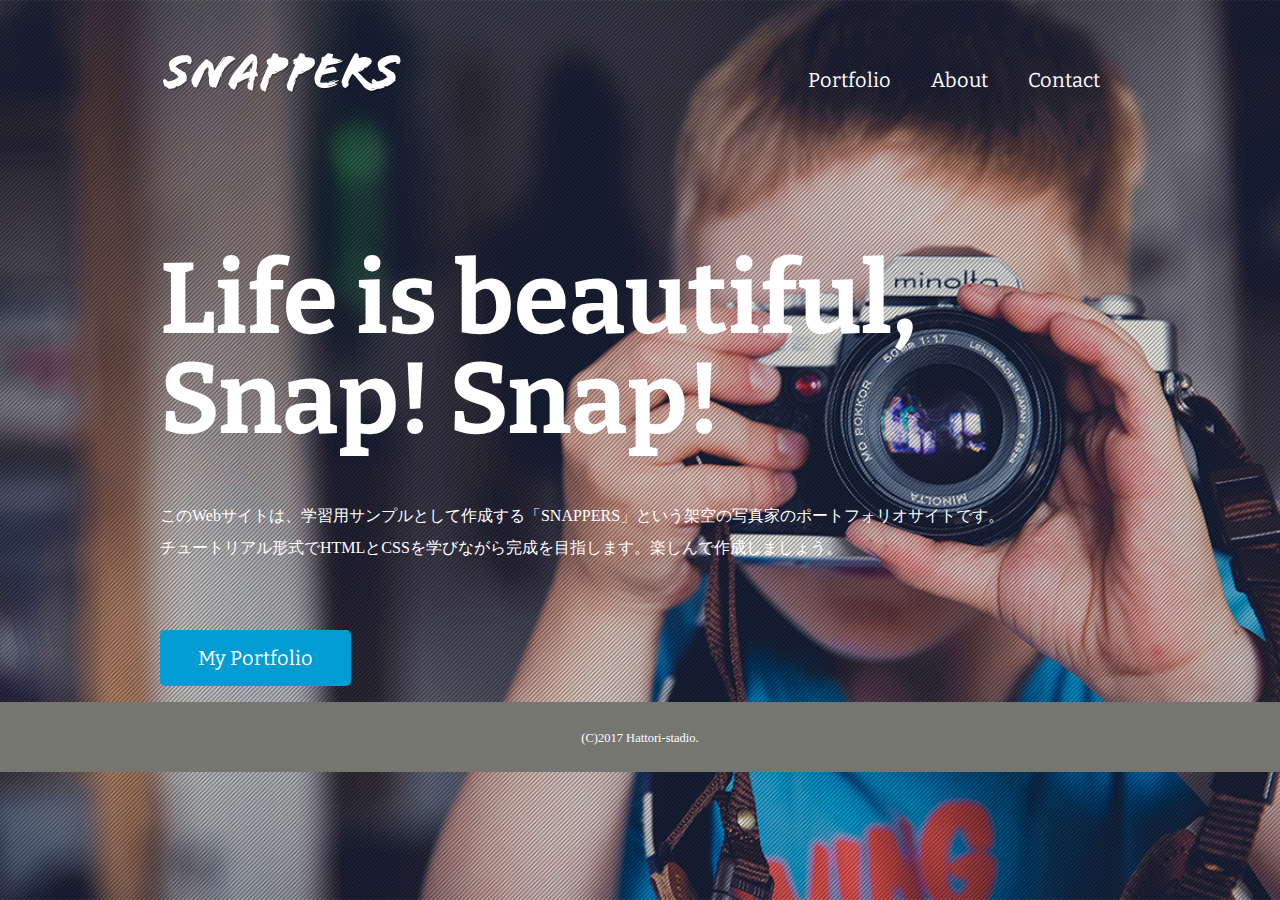
<file: index.html>
<!DOCTYPE html>
<html>
<head>
<!--   javascript -->
  
  
<!--      javascript -->
<meta charset="utf-8">
<meta name="viewport" content="width=device-width,initial-scale=1">
<title>風景写真家「SNAPPERS」Official Website</title>
<link href="https://fonts.googleapis.com/css?family=Bitter:400,400i,700" rel="stylesheet">    
<link href ="css/style.css"rel="stylesheet">
<link href="images/favicon_100-100.png" rel="shortcut icon">
</head>

<body id="index">
<!--ヘッダーはじまり-->
  <header>
     <div class="logo">
        <a href="index.html"> 
            <img src="images/logo.png" alt="SNAPPERS">
        </a>
     </div>
    <nav>
     <ul class="global-nav">
        <li><a href="portfolio.html">Portfolio</a></li>
        <li><a href="about.html">About</a></li>
        <li><a href="contact.html">Contact</a></li>
     </ul>
    </nav>
  </header>
<!---->
<!--ラップ始まり-->    
    <div id="wrap">
     <div class="content">
      <h1>Life is beautiful, Snap! Snap!</h1>
      <p>このWebサイトは、学習用サンプルとして作成する「SNAPPERS」という架空の写真家のポートフォリオサイトです。<br>チュートリアル形式でHTMLとCSSを学びながら完成を目指します。楽しんで作成しましょう。</p>
    　<p class="btn"><a href="portfolio.html">My Portfolio</a></p>
      </div>
    </div>
<!---->
<!--フッター始まり-->    
  <footer>
    <small>(C)2017 Hattori-stadio.</small>
  </footer>
<!---->
</body>
</html>
</file>
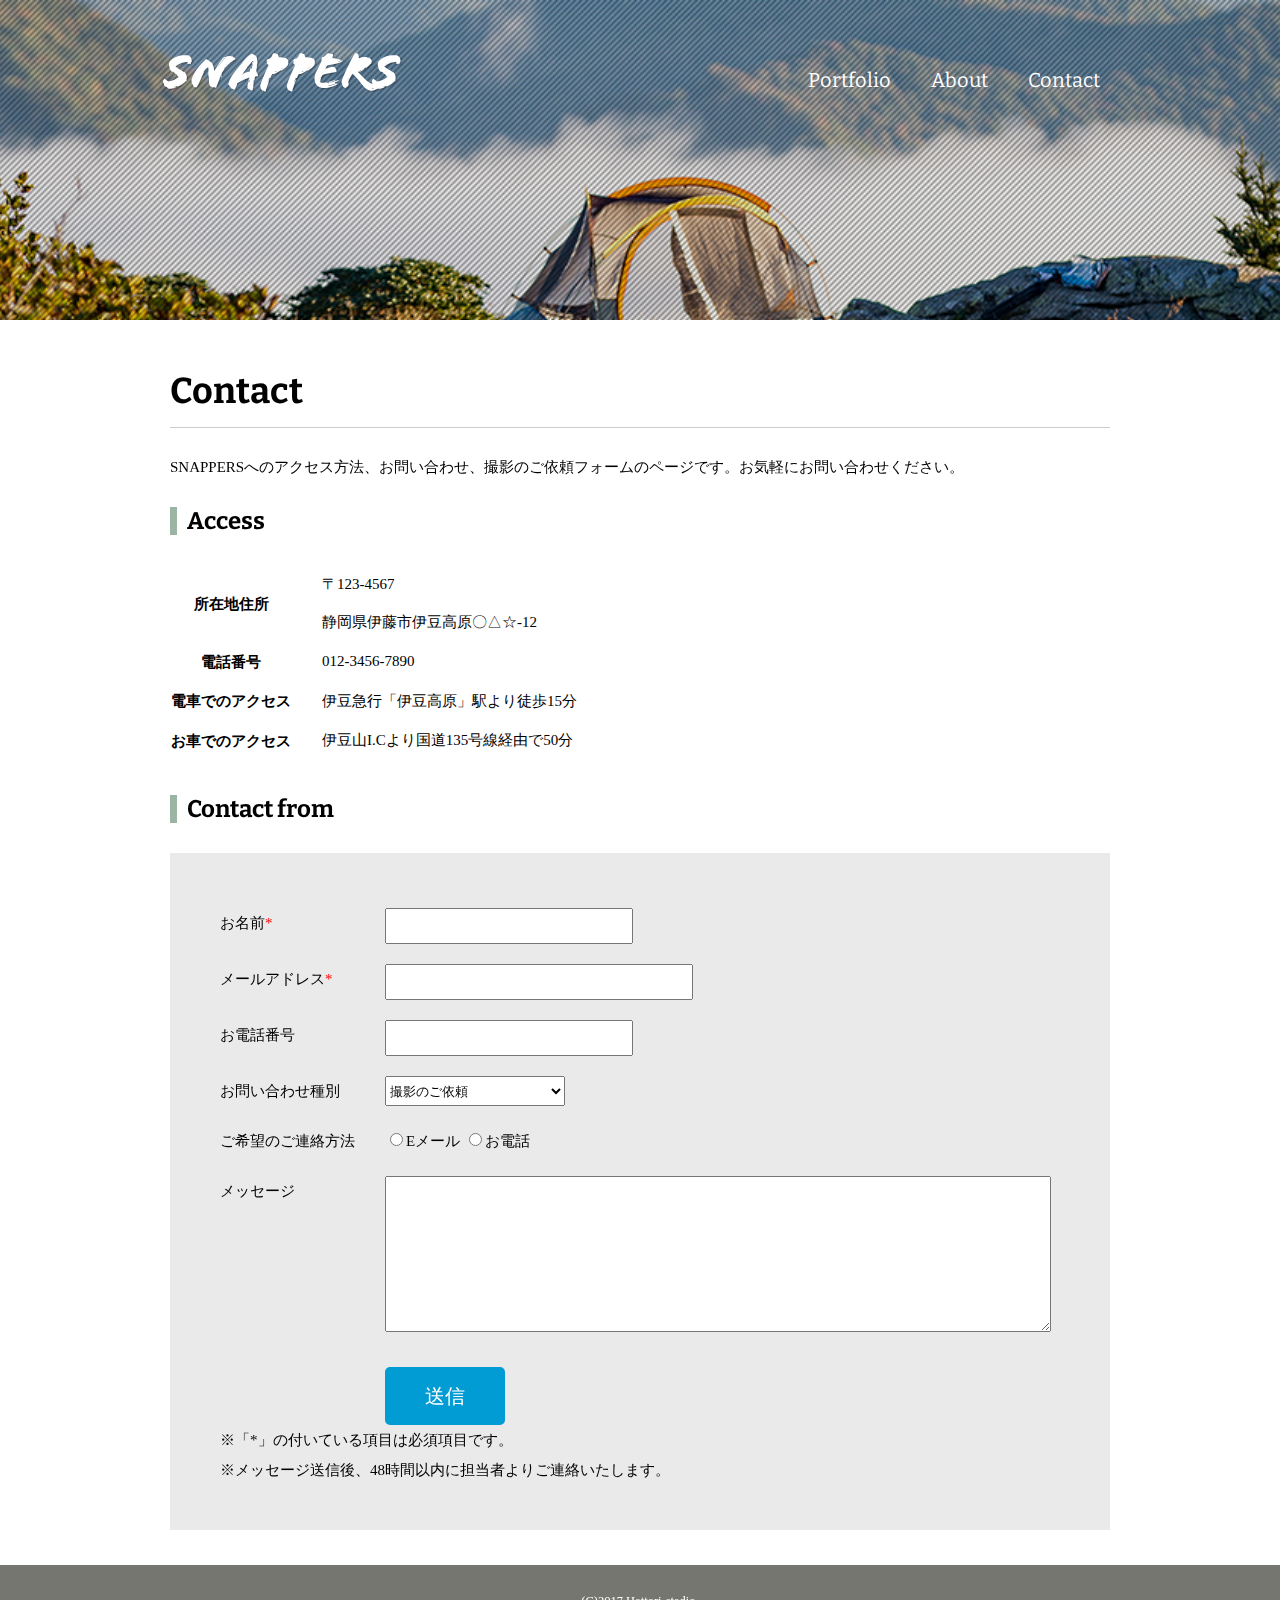
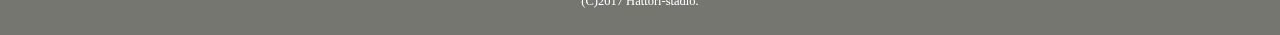
<file: contact.html>
<!DOCTYPE html>
<html>
<head>
<meta charset="utf-8">
<meta name="viewport" content="width=device-width,initial-scale=1">
<title>Contact｜風景写真家「SNAPPERS」</title>
<link href="https://fonts.googleapis.com/css?family=Bitter:400,400i,700" rel="stylesheet">    
<link href ="css/style.css"rel="stylesheet">
<link href="images/favicon_100-100.png" rel="shortcut icon">
</head>

<body id="contact">
<!--ヘッダーはじまり-->
  <header>
     <div class="logo">
        <a href="index.html"> 
            <img src="images/logo.png" alt="SNAPPERS">
        </a>
     </div>
    <nav>
     <ul class="global-nav">
        <li><a href="portfolio.html">Portfolio</a></li>
        <li><a href="about.html">About</a></li>
        <li><a href="contact.html">Contact</a></li>
     </ul>
    </nav>
  </header>
<!---->
<!--ラップ始まり-->    
    <div id="wrap">
      <div class="content">
        <div class="main-center">
          <h1>Contact</h1>
          <p>SNAPPERSへのアクセス方法、お問い合わせ、撮影のご依頼フォームのページです。お気軽にお問い合わせください。</p>
          <section class="access clearfix"><!--clearfix-->
            <h2 class="icon">Access</h2>
            <table>
              <tr>
                <th>所在地住所</th>
                <td>〒123-4567<br>静岡県伊藤市伊豆高原〇△☆-12</td>
              </tr>
              <tr>
                <th>電話番号</th>
                <td>012-3456-7890</td>
              </tr>
              <tr>
                <th>電車でのアクセス</th>
                <td>伊豆急行「伊豆高原」駅より徒歩15分</td>
              </tr>
              <tr>
                <th>お車でのアクセス</th>
                <td>伊豆山I.Cより国道135号線経由で50分</td>
              </tr>
            </table>
            <iframe src="https://www.google.com/maps/embed?pb=!1m18!1m12!1m3!1d3273.1426967702623!2d139.10617271486095!3d34.877762880389575!2m3!1f0!2f0!3f0!3m2!1i1024!2i768!4f13.1!3m3!1m2!1s0x6019dc91e6c93e4f%3A0xae7aa327d6680a4!2z5LyK6LGG6auY5Y6f6aeF!5e0!3m2!1sja!2sjp!4v1533256959037" width="460" height="220" frameborder="0" style="border:0" allowfullscreen></iframe>
          </section>
          <section>
            <h2 class="icon">Contact from</h2>
            <div class="form">
              <form method="post" action="http://192.168.0.132:8080/example/WebProgramingFormTest">
                <dl>
                  <dt><span class="required">お名前</span></dt>
                  <dd><input type="text" name="name" class="name" required></dd>
                  <dt><span class="required">メールアドレス</span></dt>
                  <dd><input type="email" name="email" class="email" required></dd>
                  <dt>お電話番号</dt>
                  <dd><input type="tel" name="tel" class="tel"></dd>
                  <dt>お問い合わせ種別</dt>
                  <dd>
                    <select name="type" class="type">
                      <option value="撮影のご依頼">撮影のご依頼</option>
                      <option value="講演・各種メディア出演のご依頼">講演・各種メディア出演のご依頼</option>
                      <option value="その他のお問い合わせ">その他のお問い合わせ</option>
                    </select>
                  </dd>
                  <dt>ご希望のご連絡方法</dt>
                  <dd>
                    <input type="radio" name="contact" value="Eメール">Eメール
                    <input type="radio" name="contact" value="お電話">お電話
                  </dd>
                  <dt>メッセージ</dt>
                  <dd><textarea name="messsage" class="message"></textarea></dd>
                </dl>
                <button type="submit" class="btn">送信</button>
              </form>
              <div　class="attention">
              <p>※「<span　class="required">*</span>」の付いている項目は必須項目です。<br>※メッセージ送信後、48時間以内に担当者よりご連絡いたします。</p></div>
            </div>
          </section>
        </div>
      </div>
    </div>
<!---->
<!--フッター始まり-->    
  <footer>
    <small>(C)2017 Hattori-stadio.</small>
  </footer>
<!---->
</body>
</html>
</file>
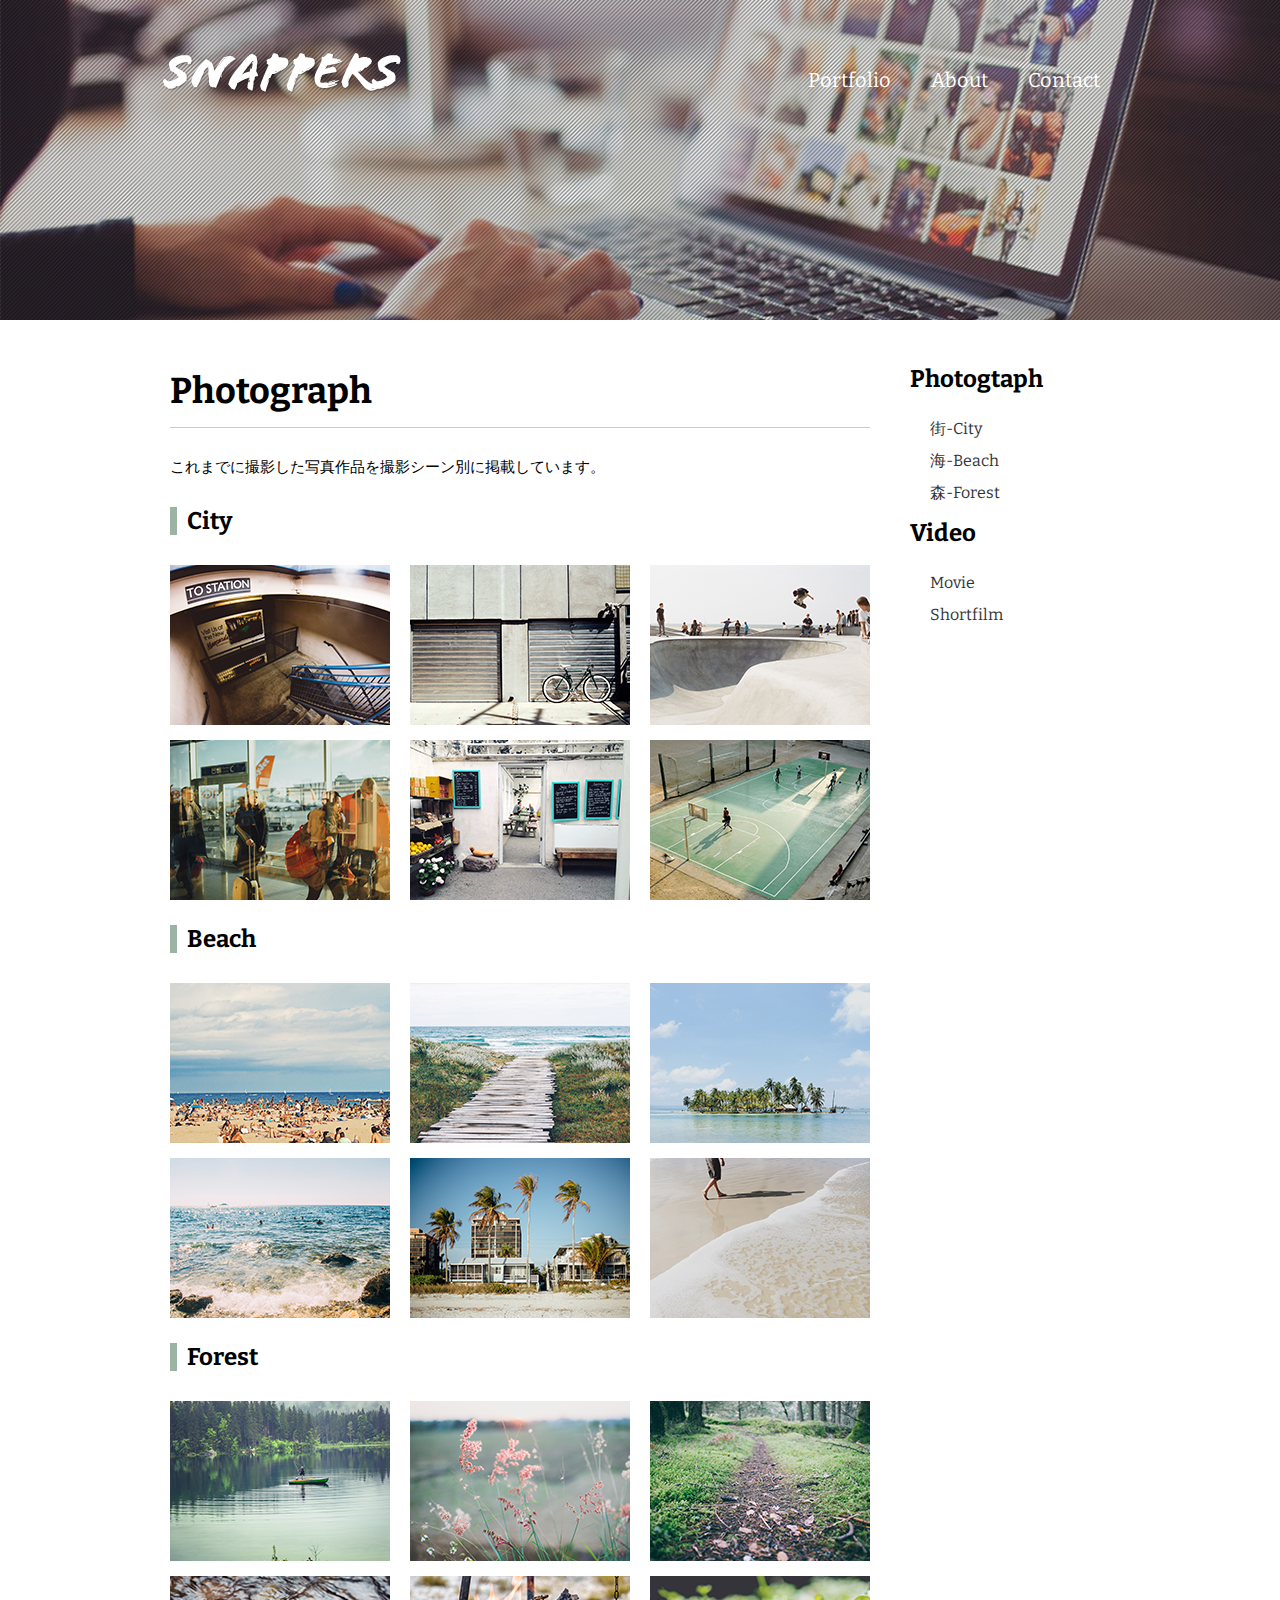
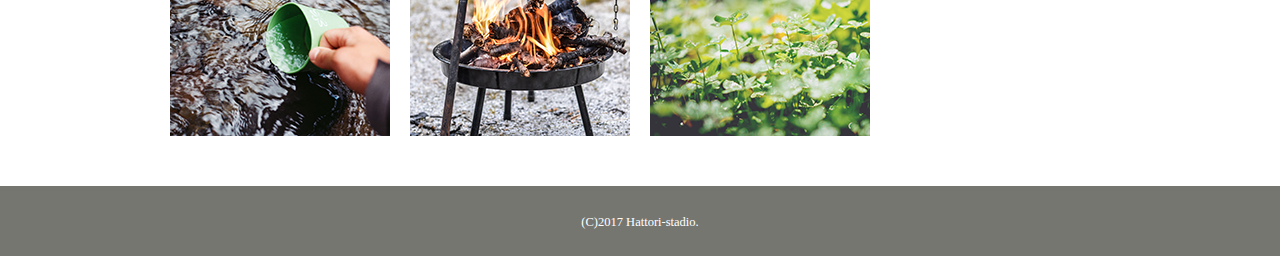
<file: photograph.html>
<!DOCTYPE html>
<html>
<head>
<meta charset="utf-8">
<meta name="viewport" content="width=device-width,initial-scale=1">
<title>Photograph｜風景写真家「SNAPPERS」</title>
<link href="https://fonts.googleapis.com/css?family=Bitter:400,400i,700" rel="stylesheet">    
<link href ="css/style.css"rel="stylesheet">
<link href="images/favicon_100-100.png" rel="shortcut icon">
</head>

<body id="photograph">
<!--ヘッダーはじまり-->
  <header>
     <div class="logo">
        <a href="index.html"> 
            <img src="images/logo.png" alt="SNAPPERS">
        </a>
     </div>
    <nav>
     <ul class="global-nav">
        <li><a href="portfolio.html">Portfolio</a></li>
        <li><a href="about.html">About</a></li>
        <li><a href="contact.html">Contact</a></li>
     </ul>
    </nav>
  </header>
<!---->
<!--ラップ始まり-->    
    <div id="wrap" class="clearfix">
      <div class="content">
          <div class="main">
            <h1>Photograph</h1>
            <p>これまでに撮影した写真作品を撮影シーン別に掲載しています。</p>
            <section id="city">
              <h2 class="icon">City</h2>
              <ul class="photograph-list clearfix">
                <li><img src="images/photograph-city-01.png" alt="駅への階段"></li>
                <li><img src="images/photograph-city-02.png" alt="自転車とシャッター"></li>
                <li><img src="images/photograph-city-03.png" alt="スケートパーク"></li>
                <li><img src="images/photograph-city-04.png" alt="エアポート"></li>
                <li><img src="images/photograph-city-05.png" alt="雑貨を扱う店舗"></li>
                <li><img src="images/photograph-city-06.png" alt="ストリートバスケ"></li>
              </ul>
            </section>
            <section id="beach">
              <h2 class="icon">Beach</h2>
              <ul class="photograph-list clearfix">
                <li><img src="images/photograph-beach-01.png"alt="海水浴場"></li>
                <li><img src="images/photograph-beach-02.png"alt="ビーチへ続く道"></li>
                <li><img src="images/photograph-beach-03.png"alt="離れ小島"></li>
                <li><img src="images/photograph-beach-04.png"alt="岩場と波"></li>
                <li><img src="images/photograph-beach-05.png"alt="ヤシの木"></li>
                <li><img src="images/photograph-beach-06.png"alt="波打ち際"></li>
              </ul>
            </section>
            <section id="forest">
              <h2 class="icon">Forest</h2>
              <ul class="photograph-list clearfix">
                <li><img src="images/photograph-forest-01.png"alt="池と小舟"></li>
                <li><img src="images/photograph-forest-02.png"alt="可憐な花"></li>
                <li><img src="images/photograph-forest-03.png"alt="森の小径"></li>
                <li><img src="images/photograph-forest-04.png"alt="清流をカップで掬う"></li>
                <li><img src="images/photograph-forest-05.png"alt="焚き火台"></li>
                <li><img src="images/photograph-forest-06.png"alt="新芽と若葉"></li>
                </ul>
            </section>
            </div>
         <aside class="sidebar">
          <section>
            <h2>Photogtaph</h2>
            <ul>
              <li><a href="photograph.html#city">街-City</a></li>
              <li><a href="photograph.html#beach">海-Beach</a></li>
              <li><a href="photograph.html#forest">森-Forest</a></li>
            </ul>
          </section>
          <section>
            <h2>Video</h2>
            <ul>
              <li><a href="video.html#movie">Movie</a></li>
              <li><a href="video.html#short-film">Shortfilm</a></li>
            </ul>
          </section>
        </aside>
      </div>
    </div>
<!---->
<!--フッター始まり-->    
  <footer>
    <small>(C)2017 Hattori-stadio.</small>
  </footer>
<!---->
</body>
</html>
</file>
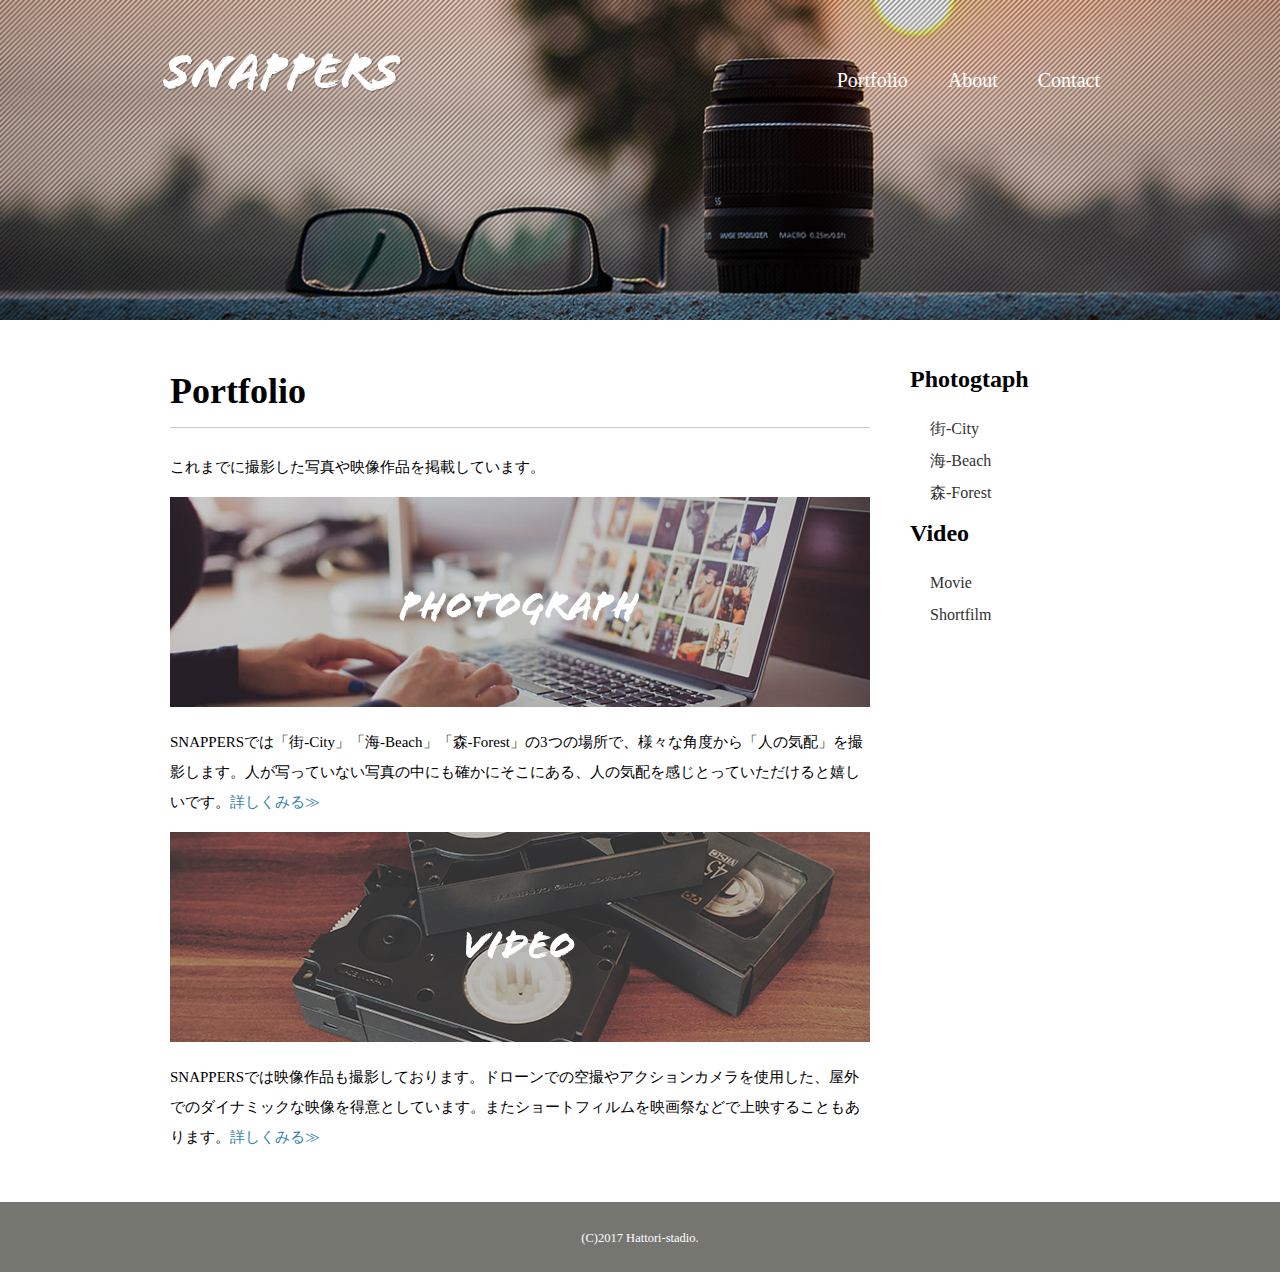
<file: portfolio.html>
<!DOCTYPE html>
<html>
<head>
<meta charset="utf-8">
<meta name="viewport" content="width=device-width,initial-scale=1">
<title>Portfolio｜風景写真家「SNAPPERS」</title>    
<link href ="css/style.css"rel="stylesheet">
<link href="images/favicon_100-100.png" rel="shortcut icon">
</head>

<body id="portfolio">
<!--ヘッダーはじまり-->
  <header>
     <div class="logo">
        <a href="index.html"> 
            <img src="images/logo.png" alt="SNAPPERS">
        </a>
     </div>
    <nav>
     <ul class="global-nav">
        <li><a href="portfolio.html">Portfolio</a></li>
        <li><a href="about.html">About</a></li>
        <li><a href="contact.html">Contact</a></li>
     </ul>
    </nav>
  </header>
<!---->
<!--ラップ始まり-->    
    <div id="wrap" class="clearfix">
      <div class="content">
        <div class="main">
          <h1>Portfolio</h1>
          <p>これまでに撮影した写真や映像作品を掲載しています。</p>
          <section>
            <h2><a href="photograph.html"><img src="images/portfolio-photo.jpg" alt="PHOTOGRAPH"></a></h2>
            <p>SNAPPERSでは「街-City」「海-Beach」「森-Forest」の3つの場所で、様々な角度から「人の気配」を撮影します。人が写っていない写真の中にも確かにそこにある、人の気配を感じとっていただけると嬉しいです。<a href="photograph.html">詳しくみる≫</a>
          </section>
          <section>
            <h2><a href="video.html"><img src="images/portfolio-video.jpg" alt="VIDEO"></a></h2>
            <p>SNAPPERSでは映像作品も撮影しております。ドローンでの空撮やアクションカメラを使用した、屋外でのダイナミックな映像を得意としています。またショートフィルムを映画祭などで上映することもあります。<a href="video.html">詳しくみる≫</a></p>
          </section>
        </div>
        <aside class="sidebar">
          <section>
            <h2>Photogtaph</h2>
            <ul>
              <li><a href="photograph.html#city">街-City</a></li>
              <li><a href="photograph.html#beach">海-Beach</a></li>
              <li><a href="photograph.html#forest">森-Forest</a></li>
            </ul>
          </section>
          <section>
            <h2>Video</h2>
            <ul>
              <li><a href="video.html#movie">Movie</a></li>
              <li><a href="video.html#short-film">Shortfilm</a></li>
            </ul>
          </section>
        </aside>
      </div>
    </div>
<!---->
<!--フッター始まり-->    
  <footer>
    <small>(C)2017 Hattori-stadio.</small>
  </footer>
<!---->
</body>
</html>
</file>
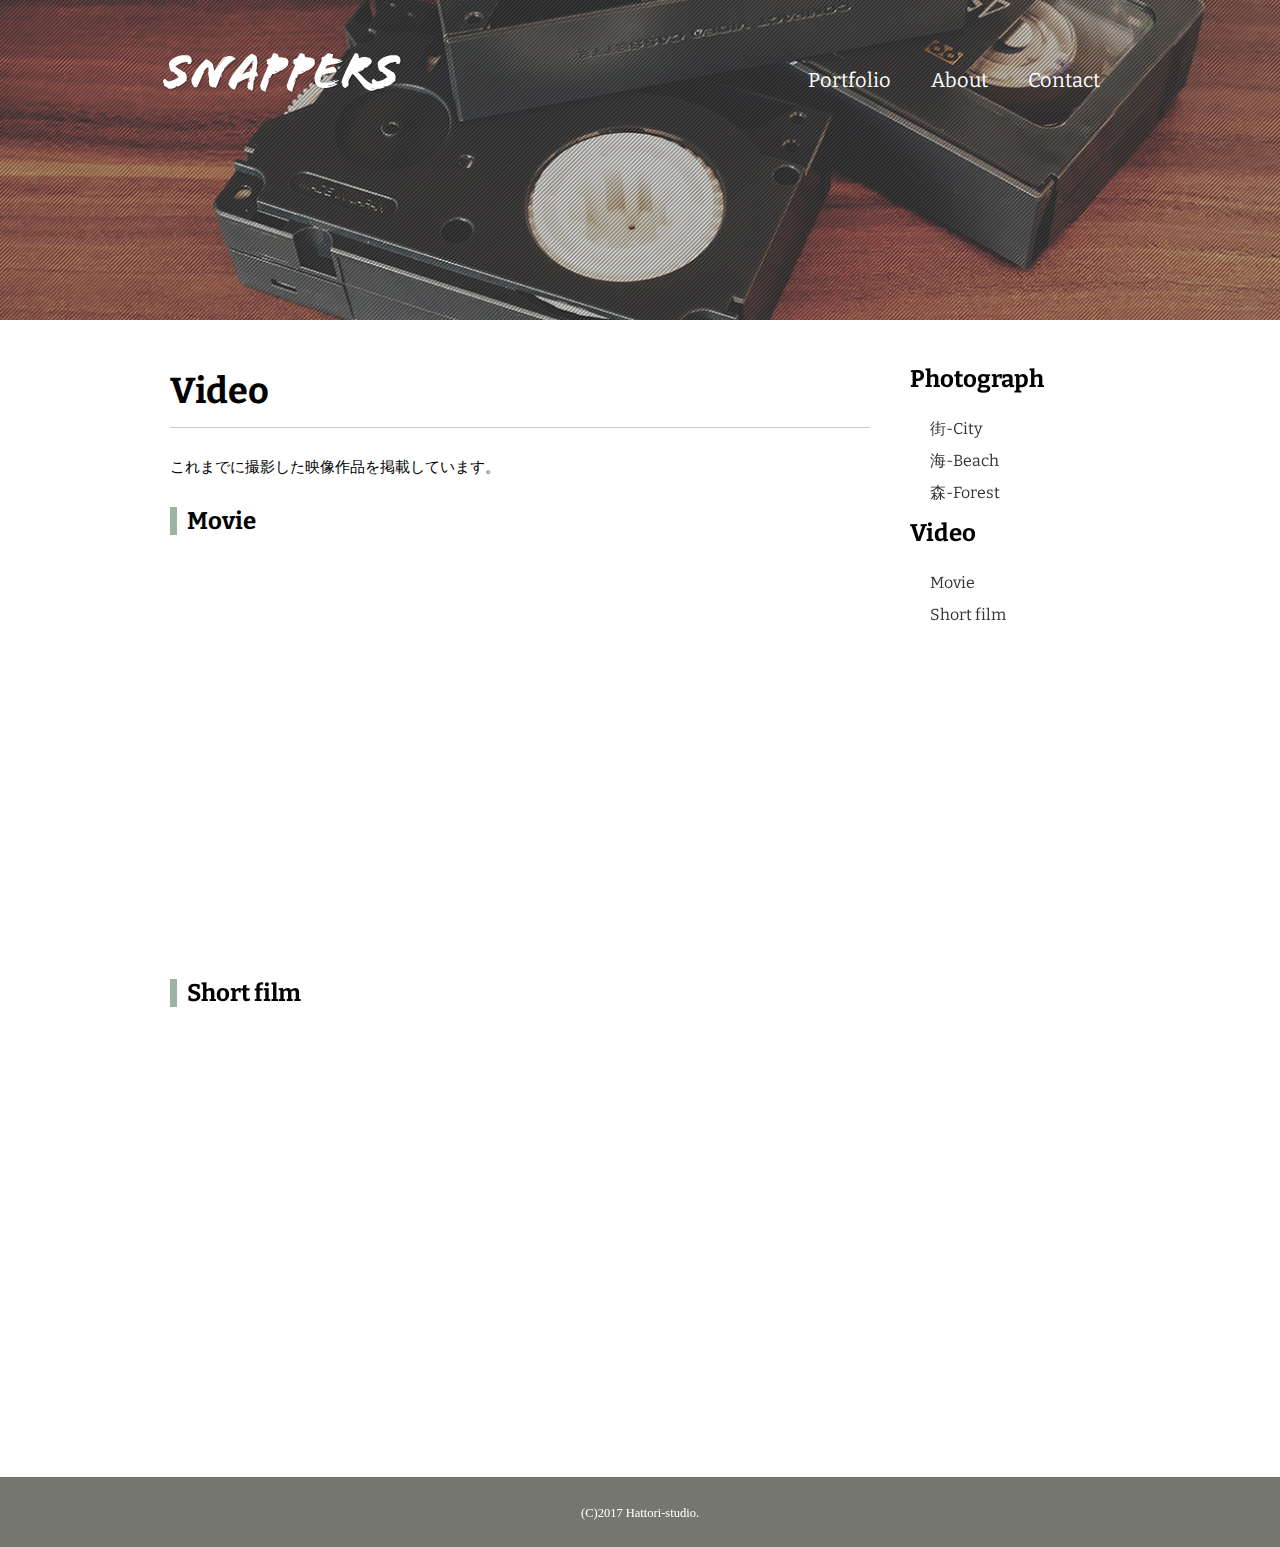
<file: video.html>
<!DOCTYPE html>
<html>
<head>
<meta charset="UTF-8">
<title>Video｜風景写真家「SNAPPERS」</title>
<link href="https://fonts.googleapis.com/css?family=Bitter:400,700" rel="stylesheet">
<link href="css/style.css" rel="stylesheet">
</head>
<body id="video">
  
  <!-- header始まり -->
  <header>
    <div class="logo">
      <a href="index.html"><img src="images/logo.png" alt="SNAPPERS"></a>
    </div>
    <nav>
      <ul class="global-nav">
        <li><a href="portfolio.html">Portfolio</a></li>
        <li><a href="about.html">About</a></li>
        <li><a href="contact.html">Contact</a></li>
      </ul>
    </nav>
  </header>
  <!-- header終わり -->
  
  <!-- wrap始まり -->
  <div id="wrap" class="clearfix">
    <div class="content">
      <div class="main">
        <h1>Video</h1>
        <p>これまでに撮影した映像作品を掲載しています。</p>
        <section id="movie">
          <h2 class="icon">Movie</h2>
          <iframe width="700" height="394" src="https://www.youtube.com/embed/DgNOX9lfck8" frameborder="0" allow="autoplay; encrypted-media" allowfullscreen></iframe>
        </section>
        <section id="short-film">
          <h2 class="icon">Short film</h2>
          <iframe width="100%" height="395" src="https://www.youtube.com/embed/NSojQoROjHk" frameborder="0" allow="autoplay; encrypted-media" allowfullscreen></iframe>
        </section>
      </div>
      <aside class="sidebar">
        <section>
          <h2>Photograph</h2>
          <ul>
            <li><a href="photograph.html#city">街-City</a></li>
            <li><a href="photograph.html#beach">海-Beach</a></li>
            <li><a href="photograph.html#forest">森-Forest</a></li>
          </ul>
        </section>
        <section>
          <h2>Video</h2>
          <ul>
            <li><a href="video.html#movie">Movie</a></li>
            <li><a href="video.html#short">Short film</a></li>
          </ul>
        </section>
      </aside>
    </div>
  </div>
  <!-- wrap終わり -->
  
  <!-- footer始まり -->
  <footer>
    <small>(C)2017 Hattori-studio.</small>
  </footer>
  <!-- footer終わり -->
  
</body>
</html>
</file>
<file: css/style.css>
@charset"utf-8";
body {
    padding: 0;
    margin: 0;
    background-color: #cccccc;
    color:333333;
    font-size: 15px;
    line-height: 2;
    
}
p,h1,h2,h3,h4,h5,h6{
    margin-top: 0;
}
img{
    vertical-align: bottom;
}
ul{
    margin: 0;
    padding: 0;
}
a {
    color: #3583AA;
    text-decoration: none;
}
a:visited{
    color: #788d98;

}
a:hover{
    color: aqua;
    text-decoration: underline;
}
header {
    width:960px;
    height: 100px;
    margin: 0 auto;
}
.logo {
    float: left;
    margin-top: 50px;
}
.global-nav {
    float: right;
    margin-top: 60px;
}
.global-nav li {
    float: left;
    margin: 0 20px;
    font-size: 20px;
    list-style: none;
    font-family: 'Bitter', serif;
}
.global-nav li a{
    color: #ffffff;
}
.global-nav li a:hover {
    border-bottom: 2px solid #ffffff;
    padding-bottom: 3px;
    text-decoration: none;
}
#wrap {
    clear: both;
    background-color: #ffffff;
    margin-top: 220px;
    padding:35px 0;
}
.content{
    width:960px;
    margin:0 auto;
}
footer {
    text-align: center;
    color: #ffffff;
    padding:20px 0;
    background-color: #767671;
}
footer smal {
    font-size: 12px;
}
#index h1 {
    font-size:100px;
    line-height: 1;
    color: #ffffff;
    font-family: 'Bitter',serif;
    margin-bottom: 50px;
    cursor: none;
    border: none;
}
#index .content{
    margin-top: 150px;
}
#index p {
    font-size: 16px;
    color: #ffffff;
}
.btn a {
    background-color: #009cd3;
    color: #ffffff;
    font-size: 20px;
    font-family: 'Bitter',serif;
    width:185px;
    display: block;
    text-align: center;
    line-height: 50px;
    margin-top: 20px;
    border-radius: 5px;
    border: 3px solid #009cd3;
}
.btn a:active {
    position:relative;
    top :10px;
}
.btn a:hover {
    text-decoration: none;
    background-color: #ffffff;
    color:#009cd3;
}
# index footer {
    width: 960px;
    margin:150px auto 0 auto;
    text-align: left;
    background-color: transparent;
   }
#index{
    background-image: url(../images/bg-index.jpg);
    background-repeat: no-repeat;
    background-position: center;
    background-attachment: fixed;
    background-size: cover;
}
#about {
    background-image: url(../images/bg-about.jpg);
    background-repeat: no-repeat;
    background-position: center top;
    background-attachment: fixed;
    background-size: 100% auto;
}
.main-center {
    width:940px;
    margin:0 auto;
    }

h1 {
    font-family: 'Bitter',serif;
    font-size: 36px;
    border-bottom: 1px solid #cccccc;
}
h2 {
    font-family: 'Bitter',serif;
    font-size: 24px;
}
.icon:before {
    content:"";
    padding-right:10px;
    border-left:7px solid #9cb4a4;
}
#about .profile-txt{
    width: 540px;
    float: left;
}
#about .profile-txt span {
    font-weight: bold;
}
#about .profile-image {
    float: right;
}
.clearfix:after{
    content: "";
    display: block;
    clear: both;
}
.section {
    margin-bottom:35px;
}
 #about .career th {
     width:240px;
     background-color: #f0f0f0;
     padding: 12px 0;
     border: 1px solid #cccccc;
}
#about .career td {
     width:660px;
     padding: 12px 0  12px 40px;
     border: 1px solid #cccccc;
}
table {
    border-spacing: 0;
    border-collapse: collapse;
}
#index #wrap {
    background-color: transparent;
    margin-top: 0;
    padding:0;
}
#portfolio {
    background-image: url(../images/bg-portfolio.jpg);
    background-repeat: no-repeat;
    background-position: center top;
    background-attachment: fixed;
    background-size: 100% auto;
}
.main{
    width: 700px;
    margin: 0 10px;
    float: left;
}
.sidebar {
    width: 200px;
    margin: 0 10px 0 30px;
    float: right;
    font-family: 'Bitter',serif;
/*    position: fixed;*/
}
a img:hover{
    opacity: 0.7;
}
.sidebar h2 {
    margin-bottom: 10px;
}
.sidebar ul {
    font-size: 16px;
    margin-left: 20px;
    list-style:none;
}
.sidebar a {
    color: #333333;
}

#photograph {
    background-image: url(../images/bg-photograph.jpg);
    background-repeat: no-repeat;
    background-position: center top;
    background-attachment: fixed;
    background-size: 100% auto;
}
#photograph .photograph-list li{
    float:left;
    list-style: none;
    margin:0 20px 15px 0px;
}
#photograph .photograph-list li:nth-child(3n){
    margin-right: 0;
}
#video{
    background-image:url(../images/bg-video.jpg);
    background-repeat:no-repeat;
    background-position:centertop;
    background-attachment:fixed;
    background-size:100%auto;
}
#contact{
    background-image: url(../images/bg-contact.jpg);
    background-repeat: no-repeat;
    background-position: center;
    background-attachment: fixed;
    background-size: cover;
}
#contact .access table {
    float:left;
}
#contact .accsess th,
#contact .access td {
    text-align: left;
    vertical-align: top;
    line-height: 2.5;
}
#contact .access td {
    padding-left:30px;
}
#contact .access iframe {
    width:460px;
    float: right;
}

#contact .form {
    background-color: #eaeaea;
    padding: 30px 50px;
}

#contact .form dl dt {
    width: 165px;
    padding: 10px 0;
    float: left;
    clear: both;
}

#contact .form dl dd {
    padding: 10px 0;
}

#contact .form .name{
    width:240px;
    height: 30px;
}

#contact .form .message{
    width:660px;
    height: 150px;
}

#contact .form .email{
    width:300px;
    height: 30px;
}

#contact .form .tel{
    width:240px;
    height: 30px;
}

#contact .form .type{
    width:180px;
    height: 30px;
}

#contact .form button{
    background-color: #009cd3;
    color: #ffffff;
    font-size: 20px;
    width:120px;
    display: block;
    text-align: center;
    line-height: 50px;
    border-radius: 5px;
    border: 3px solid #009cd3;
    margin-left: 165px;
}

#contact .form button:hover {
    background-color: #ffffff;
    color:#009cd3;
    cursor: pointer;
}

#contact .form button:active {
    position:relative;
    top :10px;
}

#contact .form .required:after {
    content: "*";
    color: #ff0000;
}

#contact .form .attention {
    margin:20px 0 0 165px;
}


/*600px以下に適用*/
@media screen and (max-width:600px) {
  /* 画面サイズが600px以下の場合に適用 */
  
  body {
   font-size: 3.5vw;
  }
  
  h1 {
    font-size: 7.2vw;
  }

  h2 {
    font-size: 6vw;
  }
  
  header {
    width: auto;
    margin: 0 5%;
  }
  
  .logo {
    float: none;
    margin-top: 60px;
    text-align: center;
  }
  
  .global-nav {
    float: none;
    margin-top: 40px;
    text-align: center;
  }
  
  .global-nav li {
    display: inline;
    float: none;
    margin: 0 8px;
  } 
  
  #wrap {
    margin-top: 40px;
    padding: 35px 0 0;
  }
  
  .content {
    width: 100%;
  }
  
  .main {
    float: none;
    width: auto;
    margin: 0 5%;
  }
  
  h2 img {
    max-width: 100%;
  }
  
  #portfolio {
    background-image: url(../images/bg-portfolio-sp.jpg);
  }
  
  .sidebar {
    width: auto;
    float: none;
    margin: 0;
    padding: 30px 10% 10px;
    background-color: #f7f6f4;
  }
  
}
</file>
